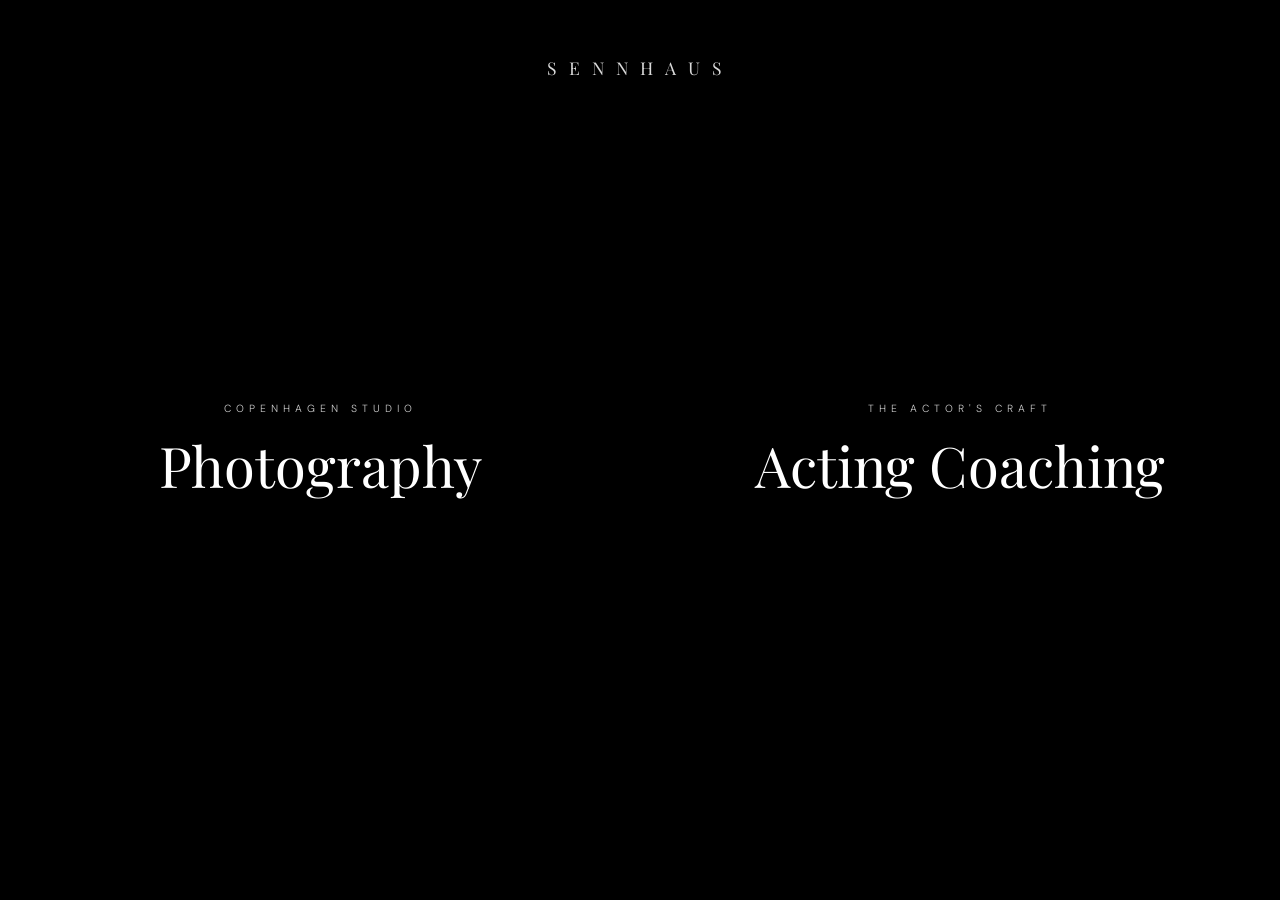
<file: index.html>
<!DOCTYPE html>
<html lang="en">
<head>
    <meta charset="UTF-8">
    <meta name="viewport" content="width=device-width, initial-scale=1.0">
    <meta name="theme-color" content="#000000">
    <link rel="apple-touch-icon" sizes="180x180" href="./favicons/apple-touch-icon.png">
    <link rel="icon" type="image/png" sizes="32x32" href="./favicons/favicon-32x32.png">
    <link rel="icon" type="image/png" sizes="16x16" href="./favicons/favicon-16x16.png">
    <link rel="manifest" href="./favicons/site.webmanifest">
    <link rel="shortcut icon" href="./favicons/favicon.ico">
    <title>Sennhaus | David Senn — Copenhagen</title>
    <link rel="preconnect" href="https://fonts.googleapis.com">
    <link rel="preconnect" href="https://fonts.gstatic.com" crossorigin>
    <link href="https://fonts.googleapis.com/css2?family=Playfair+Display:wght@400;700&family=DM+Sans:wght@300;400;500&display=swap" rel="stylesheet">
    <link rel="stylesheet" href="css/styles.css">
</head>
<body>
    <div id="gateway">
        <div class="gateway-brand" aria-hidden="true">
            <span>Sennhaus</span>
        </div>
        <a class="gateway-side photo-side" href="photography/portfolio.html" aria-label="Enter Photography section">
            <div class="gate-bg"></div>
            <div class="gate-content">
                <p>Copenhagen Studio</p>
                <h2>Photography</h2>
            </div>
        </a>
        <a class="gateway-side coach-side" href="coaching/training.html" aria-label="Enter Coaching section">
            <div class="gate-bg"></div>
            <div class="gate-content">
                <p>The Actor's Craft</p>
                <h2>Acting Coaching</h2>
            </div>
        </a>
    </div>
    <script src="js/gateway.js"></script>
</body>
</html>
</file>
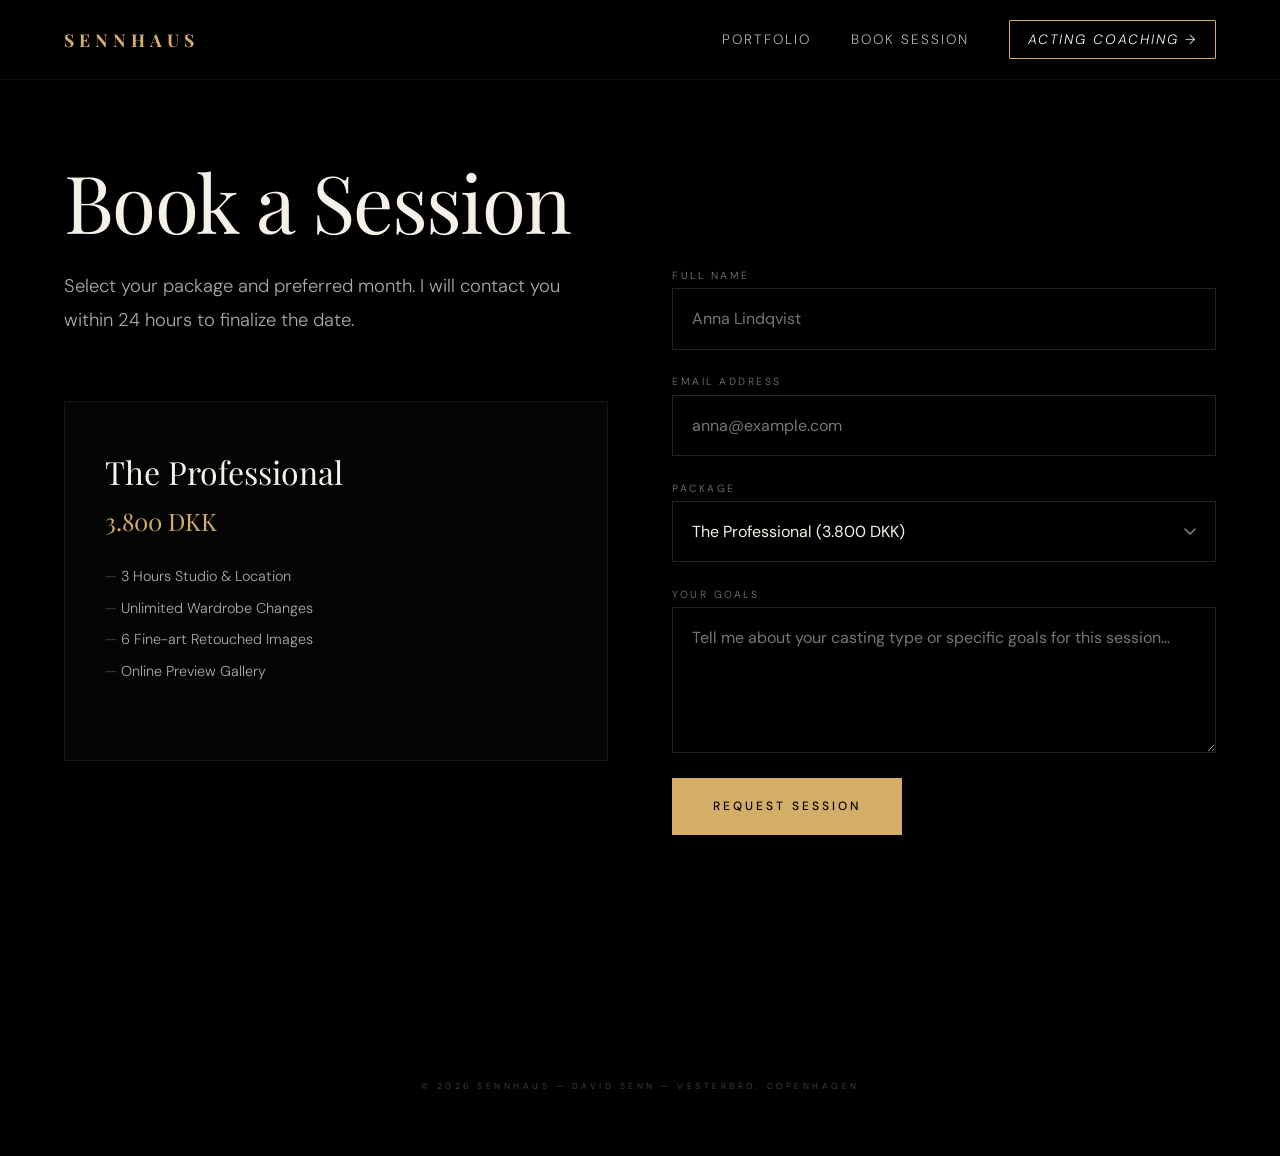
<file: booking.html>
<!DOCTYPE html>
<html lang="en">
<head>
    <meta charset="UTF-8">
    <meta name="viewport" content="width=device-width, initial-scale=1.0">
    <title>Book a Session — Sennhaus</title>
    <link rel="preconnect" href="https://fonts.googleapis.com">
    <link rel="preconnect" href="https://fonts.gstatic.com" crossorigin>
    <link href="https://fonts.googleapis.com/css2?family=Playfair+Display:wght@400;700&family=DM+Sans:wght@300;400;500&display=swap" rel="stylesheet">
    <link rel="stylesheet" href="../css/styles.css">
</head>
<body>

    <nav aria-label="Main navigation">
        <a class="nav-logo" href="../index.html">SENNHAUS</a>
        <ul class="nav-links" role="list">
            <li><a href="portfolio.html">Portfolio</a></li>
            <li><a href="booking.html" class="active">Book Session</a></li>
            <li><a href="../coaching/training.html" class="nav-switch">Acting Coaching →</a></li>
        </ul>
    </nav>

    <main>
        <h1>Book a Session</h1>

        <div class="grid-2">
            <div>
                <p class="intro">Select your package and preferred month. I will contact you within 24 hours to finalize the date.</p>
                <div class="card">
                    <h3>The Professional</h3>
                    <span class="price-tag">3.800 DKK</span>
                    <ul class="feature-list">
                        <li>3 Hours Studio &amp; Location</li>
                        <li>Unlimited Wardrobe Changes</li>
                        <li>6 Fine-art Retouched Images</li>
                        <li>Online Preview Gallery</li>
                    </ul>
                </div>
            </div>

            <form class="booking-form" action="#" method="post" novalidate>
                <label class="form-label" for="name">Full Name</label>
                <input id="name" type="text" name="name" placeholder="Anna Lindqvist" autocomplete="name" required>

                <label class="form-label" for="email">Email Address</label>
                <input id="email" type="email" name="email" placeholder="anna@example.com" autocomplete="email" required>

                <label class="form-label" for="package">Package</label>
                <select id="package" name="package">
                    <option>The Essential (2.400 DKK)</option>
                    <option selected>The Professional (3.800 DKK)</option>
                    <option>The Portfolio (5.500 DKK)</option>
                </select>

                <label class="form-label" for="goals">Your Goals</label>
                <textarea id="goals" name="goals" placeholder="Tell me about your casting type or specific goals for this session…" rows="5"></textarea>

                <button type="submit" class="submit-btn">Request Session</button>
            </form>
        </div>
    </main>

    <footer>
        <small>&copy; 2026 Sennhaus &mdash; David Senn &mdash; Vesterbro, Copenhagen</small>
    </footer>

</body>
</html>
</file>
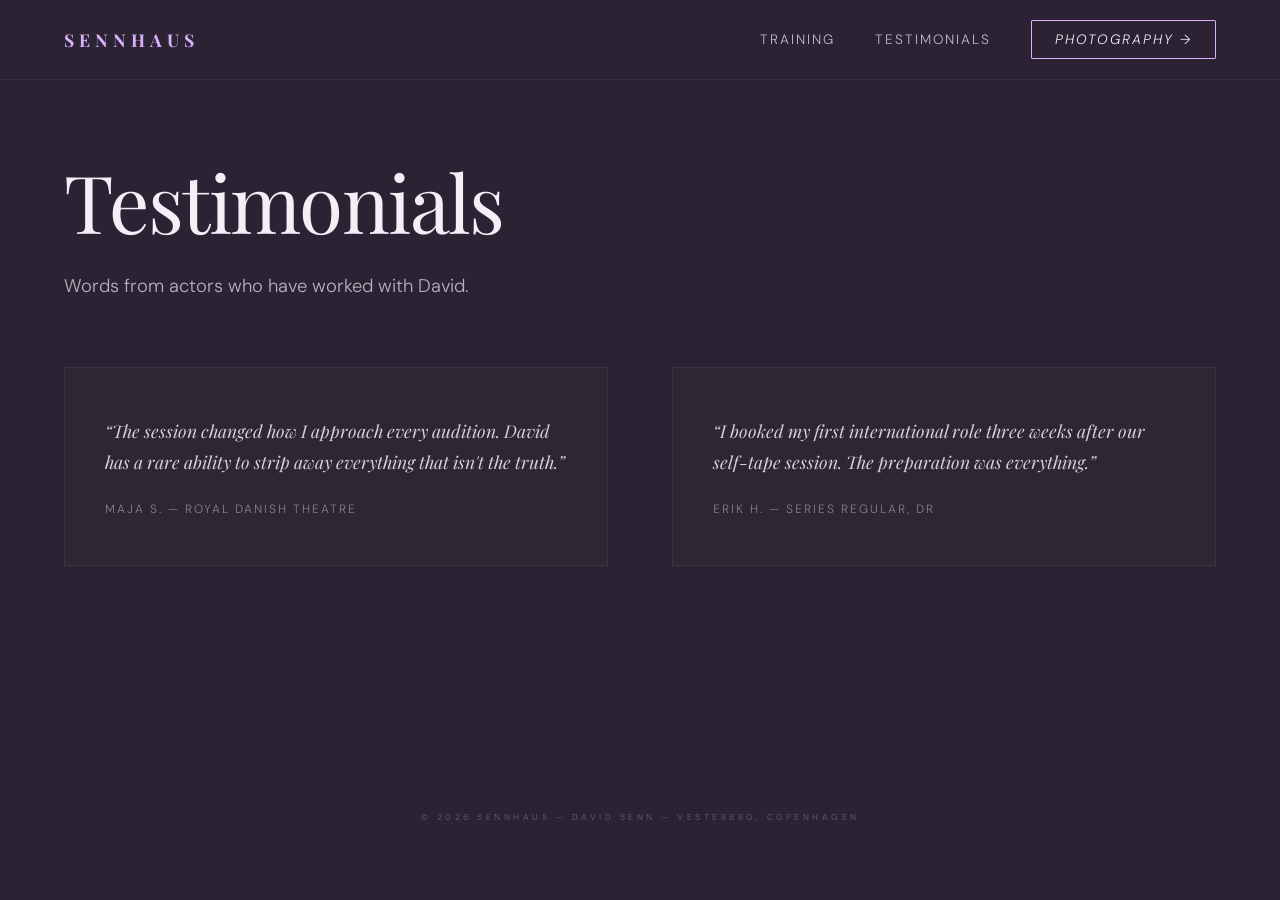
<file: testimonials.html>
<!DOCTYPE html>
<html lang="en">
<head>
    <meta charset="UTF-8">
    <meta name="viewport" content="width=device-width, initial-scale=1.0">
    <title>Testimonials — Sennhaus</title>
    <link rel="preconnect" href="https://fonts.googleapis.com">
    <link rel="preconnect" href="https://fonts.gstatic.com" crossorigin>
    <link href="https://fonts.googleapis.com/css2?family=Playfair+Display:wght@400;700&family=DM+Sans:wght@300;400;500&display=swap" rel="stylesheet">
    <link rel="stylesheet" href="../css/styles.css">
</head>
<body class="coaching">

    <nav aria-label="Main navigation">
        <a class="nav-logo" href="../index.html">SENNHAUS</a>
        <ul class="nav-links" role="list">
            <li><a href="training.html">Training</a></li>
            <li><a href="testimonials.html" class="active">Testimonials</a></li>
            <li><a href="../photography/portfolio.html" class="nav-switch">Photography →</a></li>
        </ul>
    </nav>

    <main>
        <h1>Testimonials</h1>
        <p class="intro">Words from actors who have worked with David.</p>

        <div class="grid-2">
            <blockquote class="card testimonial">
                <p class="testimonial-quote">The session changed how I approach every audition. David has a rare ability to strip away everything that isn't the truth.</p>
                <cite class="testimonial-credit">Maja S. — Royal Danish Theatre</cite>
            </blockquote>
            <blockquote class="card testimonial">
                <p class="testimonial-quote">I booked my first international role three weeks after our self-tape session. The preparation was everything.</p>
                <cite class="testimonial-credit">Erik H. — Series Regular, DR</cite>
            </blockquote>
        </div>
    </main>

    <footer>
        <small>&copy; 2026 Sennhaus &mdash; David Senn &mdash; Vesterbro, Copenhagen</small>
    </footer>

</body>
</html>
</file>
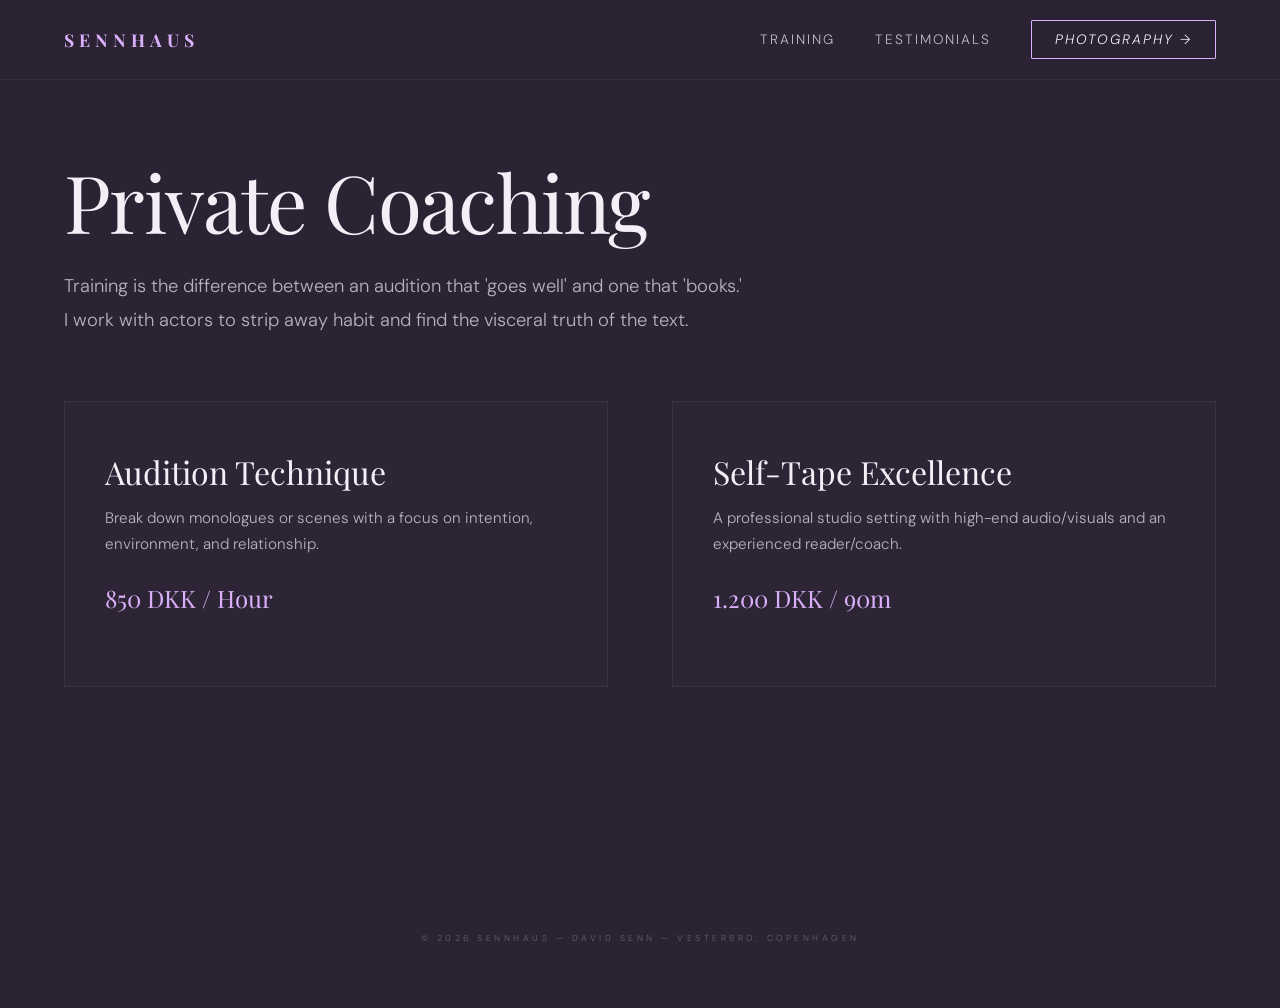
<file: training.html>
<!DOCTYPE html>
<html lang="en">
<head>
    <meta charset="UTF-8">
    <meta name="viewport" content="width=device-width, initial-scale=1.0">
    <title>Private Coaching — Sennhaus</title>
    <link rel="preconnect" href="https://fonts.googleapis.com">
    <link rel="preconnect" href="https://fonts.gstatic.com" crossorigin>
    <link href="https://fonts.googleapis.com/css2?family=Playfair+Display:wght@400;700&family=DM+Sans:wght@300;400;500&display=swap" rel="stylesheet">
    <link rel="stylesheet" href="../css/styles.css">
</head>
<body class="coaching">

    <nav aria-label="Main navigation">
        <a class="nav-logo" href="../index.html">SENNHAUS</a>
        <ul class="nav-links" role="list">
            <li><a href="training.html" class="active">Training</a></li>
            <li><a href="testimonials.html">Testimonials</a></li>
            <li><a href="../photography/portfolio.html" class="nav-switch">Photography →</a></li>
        </ul>
    </nav>

    <main>
        <h1>Private Coaching</h1>
        <p class="intro">Training is the difference between an audition that 'goes well' and one that 'books.' I work with actors to strip away habit and find the visceral truth of the text.</p>

        <div class="grid-2">
            <div class="card">
                <h3>Audition Technique</h3>
                <p class="card-body">Break down monologues or scenes with a focus on intention, environment, and relationship.</p>
                <span class="price-tag">850 DKK / Hour</span>
            </div>
            <div class="card">
                <h3>Self-Tape Excellence</h3>
                <p class="card-body">A professional studio setting with high-end audio/visuals and an experienced reader/coach.</p>
                <span class="price-tag">1.200 DKK / 90m</span>
            </div>
        </div>
    </main>

    <footer>
        <small>&copy; 2026 Sennhaus &mdash; David Senn &mdash; Vesterbro, Copenhagen</small>
    </footer>

</body>
</html>
</file>
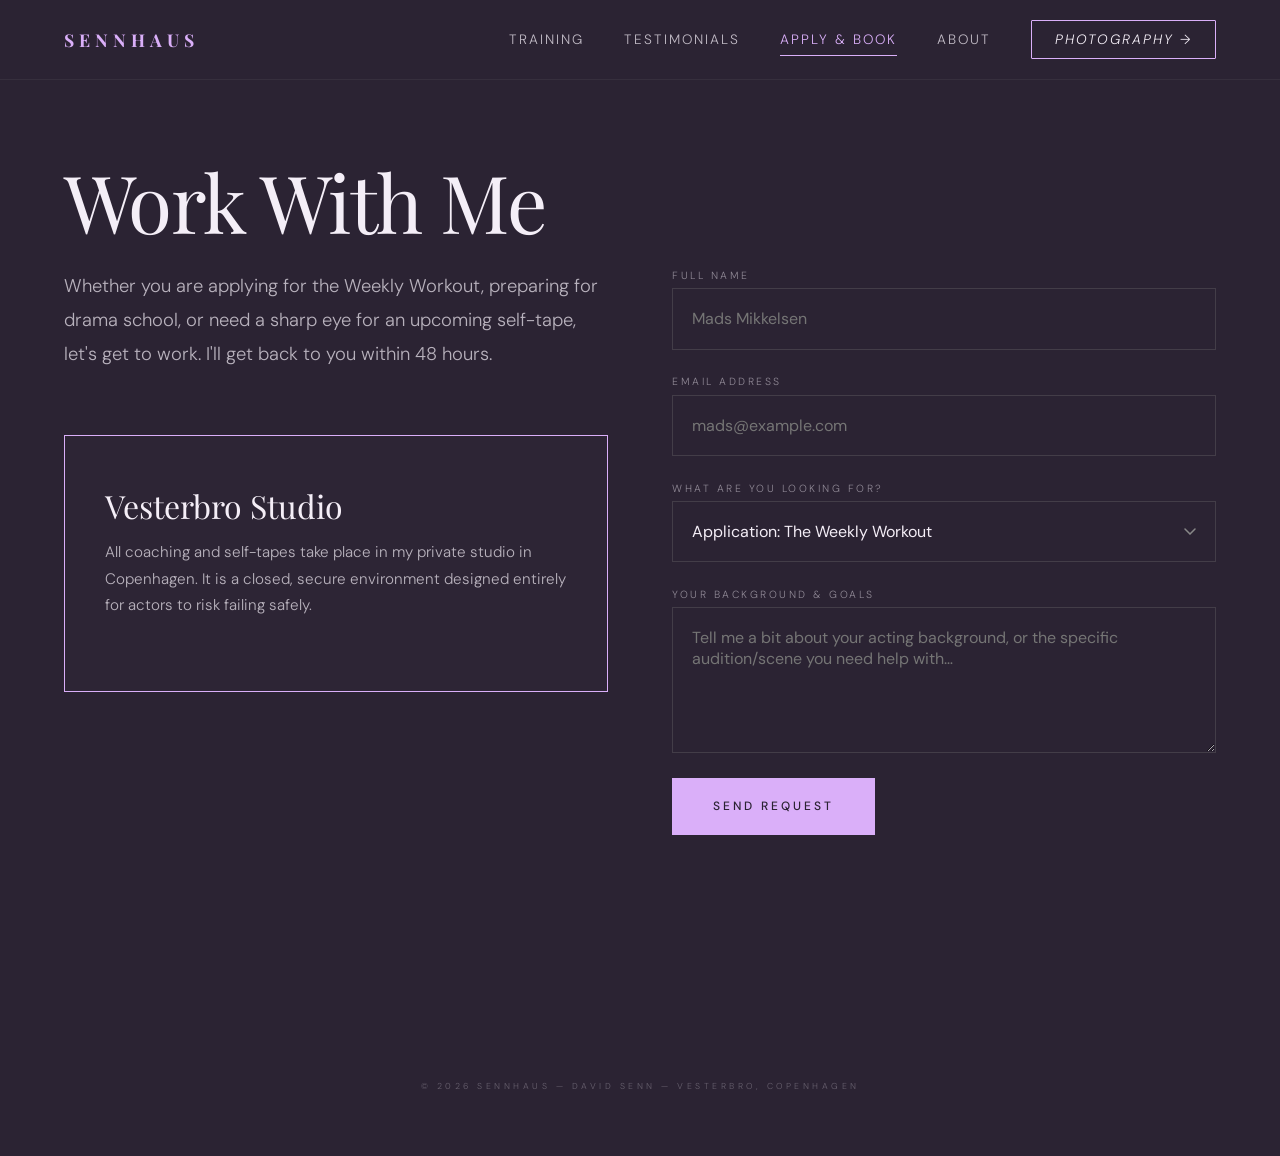
<file: coaching/booking.html>
<!DOCTYPE html>
<html lang="en">
<head>
    <meta charset="UTF-8">
    <meta name="viewport" content="width=device-width, initial-scale=1.0">
    <meta name="theme-color" content="#2B2333">
    <link rel="apple-touch-icon" sizes="180x180" href="./favicons/apple-touch-icon.png">
    <link rel="icon" type="image/png" sizes="32x32" href="./favicons/favicon-32x32.png">
    <link rel="icon" type="image/png" sizes="16x16" href="./favicons/favicon-16x16.png">
    <link rel="manifest" href="./favicons/site.webmanifest">
    <link rel="shortcut icon" href="./favicons/favicon.ico">
    <title>Apply &amp; Book Acting Coaching — Sennhaus</title>
    <link rel="preconnect" href="https://fonts.googleapis.com">
    <link rel="preconnect" href="https://fonts.gstatic.com" crossorigin>
    <link href="https://fonts.googleapis.com/css2?family=Playfair+Display:wght@400;700&family=DM+Sans:wght@300;400;500&display=swap" rel="stylesheet">
    <link rel="stylesheet" href="../css/styles.css">
    <script src="../js/site.js" defer></script>
</head>
<body class="coaching">
    <nav aria-label="Main navigation">
        <a class="nav-logo" href="../index.html">SENNHAUS</a>
		
		<button class="menu-toggle" aria-expanded="false" aria-label="Toggle navigation">
            <span class="line line-1"></span>
            <span class="line line-2"></span>
        </button>
		
        <ul class="nav-links" role="list">
            <li><a href="training.html">Training</a></li>
            <li><a href="testimonials.html">Testimonials</a></li>
            <li><a href="booking.html" aria-current="page">Apply &amp; Book</a></li>
            <li><a href="about.html">About</a></li>
            <li><a href="../photography/portfolio.html" class="nav-switch">Photography →</a></li>
        </ul>
    </nav>
    <main>
        <h1>Work With Me</h1>
        <div class="grid-2">
            <div>
                <p class="intro">Whether you are applying for the Weekly Workout, preparing for drama school, or need a sharp eye for an upcoming self-tape, let's get to work. I'll get back to you within 48 hours.</p>
                <div class="card card--featured">
                    <h3>Vesterbro Studio</h3>
                    <p class="card-body">All coaching and self-tapes take place in my private studio in Copenhagen. It is a closed, secure environment designed entirely for actors to risk failing safely.</p>
                </div>
            </div>
            <form class="booking-form" action="#" method="post">
                <label class="form-label" for="name">Full Name</label>
                <input id="name" type="text" name="name" placeholder="Mads Mikkelsen" autocomplete="name" required>
                <label class="form-label" for="email">Email Address</label>
                <input id="email" type="email" name="email" placeholder="mads@example.com" autocomplete="email" required>
                <label class="form-label" for="service">What are you looking for?</label>
                <select id="service" name="service">
                    <option selected>Application: The Weekly Workout</option>
                    <option>Booking: Private Acting Coaching</option>
                    <option>Booking: Self-Tape Session</option>
                    <option>Prep: Drama School Auditions</option>
                    <option>Other / General Inquiry</option>
                </select>
                <label class="form-label" for="background">Your Background &amp; Goals</label>
                <textarea id="background" name="background" placeholder="Tell me a bit about your acting background, or the specific audition/scene you need help with…" rows="5" required></textarea>
                <button type="submit" class="submit-btn">Send Request</button>
            </form>
        </div>
    </main>
    <footer><small>&copy; 2026 Sennhaus &mdash; David Senn &mdash; Vesterbro, Copenhagen</small></footer>
</body>
</html>
</file>
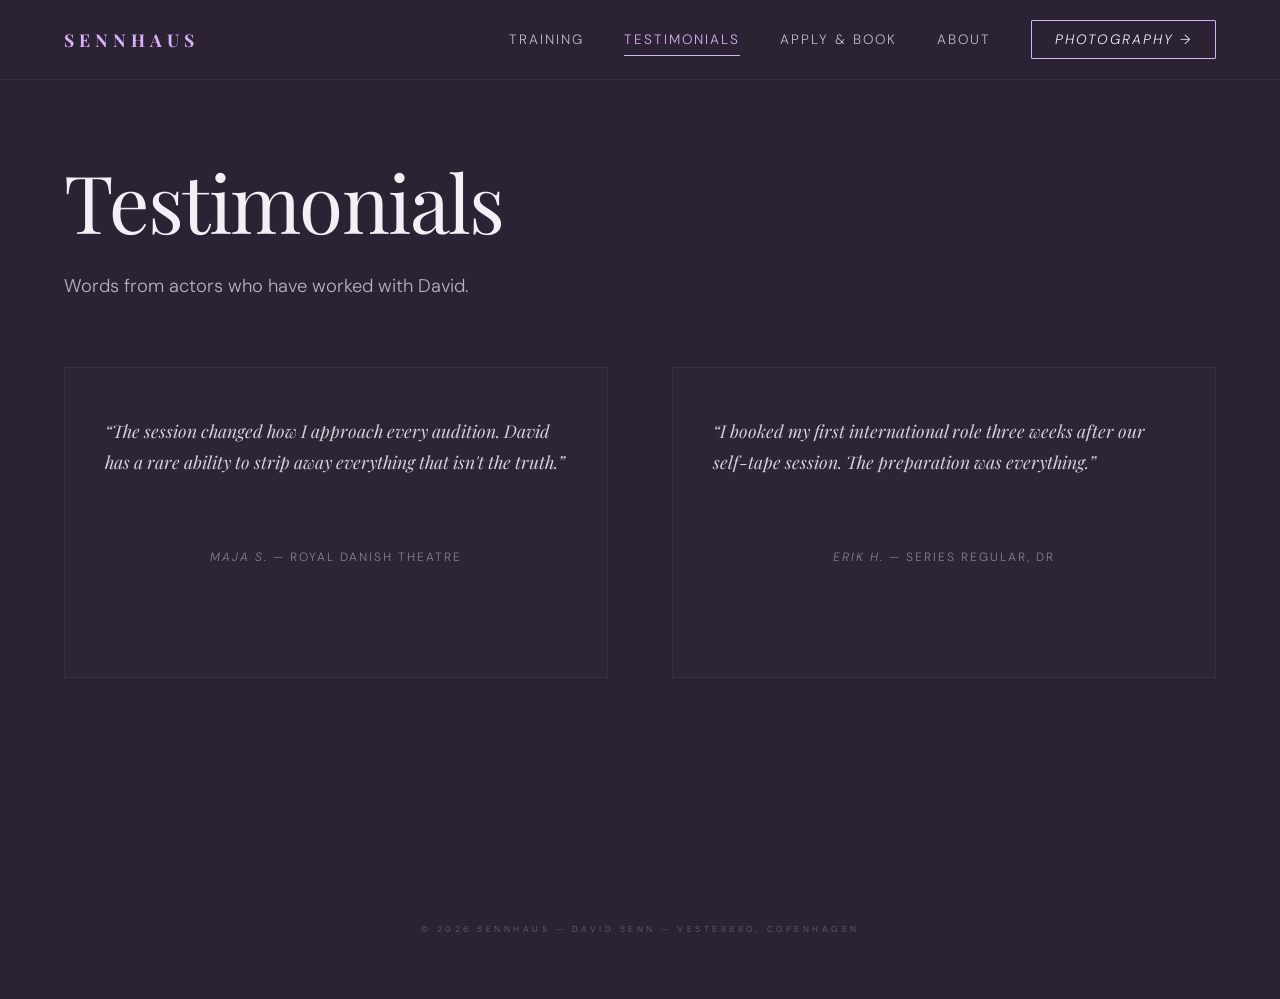
<file: coaching/testimonials.html>
<!DOCTYPE html>
<html lang="en">
<head>
    <meta charset="UTF-8">
    <meta name="viewport" content="width=device-width, initial-scale=1.0">
    <meta name="theme-color" content="#2B2333">
    <link rel="apple-touch-icon" sizes="180x180" href="./favicons/apple-touch-icon.png">
    <link rel="icon" type="image/png" sizes="32x32" href="./favicons/favicon-32x32.png">
    <link rel="icon" type="image/png" sizes="16x16" href="./favicons/favicon-16x16.png">
    <link rel="manifest" href="./favicons/site.webmanifest">
    <link rel="shortcut icon" href="./favicons/favicon.ico">
    <title>Testimonials — Sennhaus</title>
    <link rel="preconnect" href="https://fonts.googleapis.com">
    <link rel="preconnect" href="https://fonts.gstatic.com" crossorigin>
    <link href="https://fonts.googleapis.com/css2?family=Playfair+Display:wght@400;700&family=DM+Sans:wght@300;400;500&display=swap" rel="stylesheet">
    <link rel="stylesheet" href="../css/styles.css">
    <script src="../js/site.js" defer></script>
</head>
<body class="coaching">
    <nav aria-label="Main navigation">
        <a class="nav-logo" href="../index.html">SENNHAUS</a>
		
		<button class="menu-toggle" aria-expanded="false" aria-label="Toggle navigation">
            <span class="line line-1"></span>
            <span class="line line-2"></span>
        </button>
		
        <ul class="nav-links" role="list">
            <li><a href="training.html">Training</a></li>
            <li><a href="testimonials.html" aria-current="page">Testimonials</a></li>
            <li><a href="booking.html">Apply &amp; Book</a></li>
            <li><a href="about.html">About</a></li>
            <li><a href="../photography/portfolio.html" class="nav-switch">Photography →</a></li>
        </ul>
    </nav>
    <main>
        <h1>Testimonials</h1>
        <p class="intro">Words from actors who have worked with David.</p>
        <div class="grid-2">
            <blockquote class="card testimonial">
                <p class="testimonial-quote">The session changed how I approach every audition. David has a rare ability to strip away everything that isn't the truth.</p>
                <footer class="testimonial-credit"><cite>Maja S.</cite> — Royal Danish Theatre</footer>
            </blockquote>
            <blockquote class="card testimonial">
                <p class="testimonial-quote">I booked my first international role three weeks after our self-tape session. The preparation was everything.</p>
                <footer class="testimonial-credit"><cite>Erik H.</cite> — Series Regular, DR</footer>
            </blockquote>
        </div>
    </main>
    <footer><small>&copy; 2026 Sennhaus &mdash; David Senn &mdash; Vesterbro, Copenhagen</small></footer>
</body>
</html>
</file>
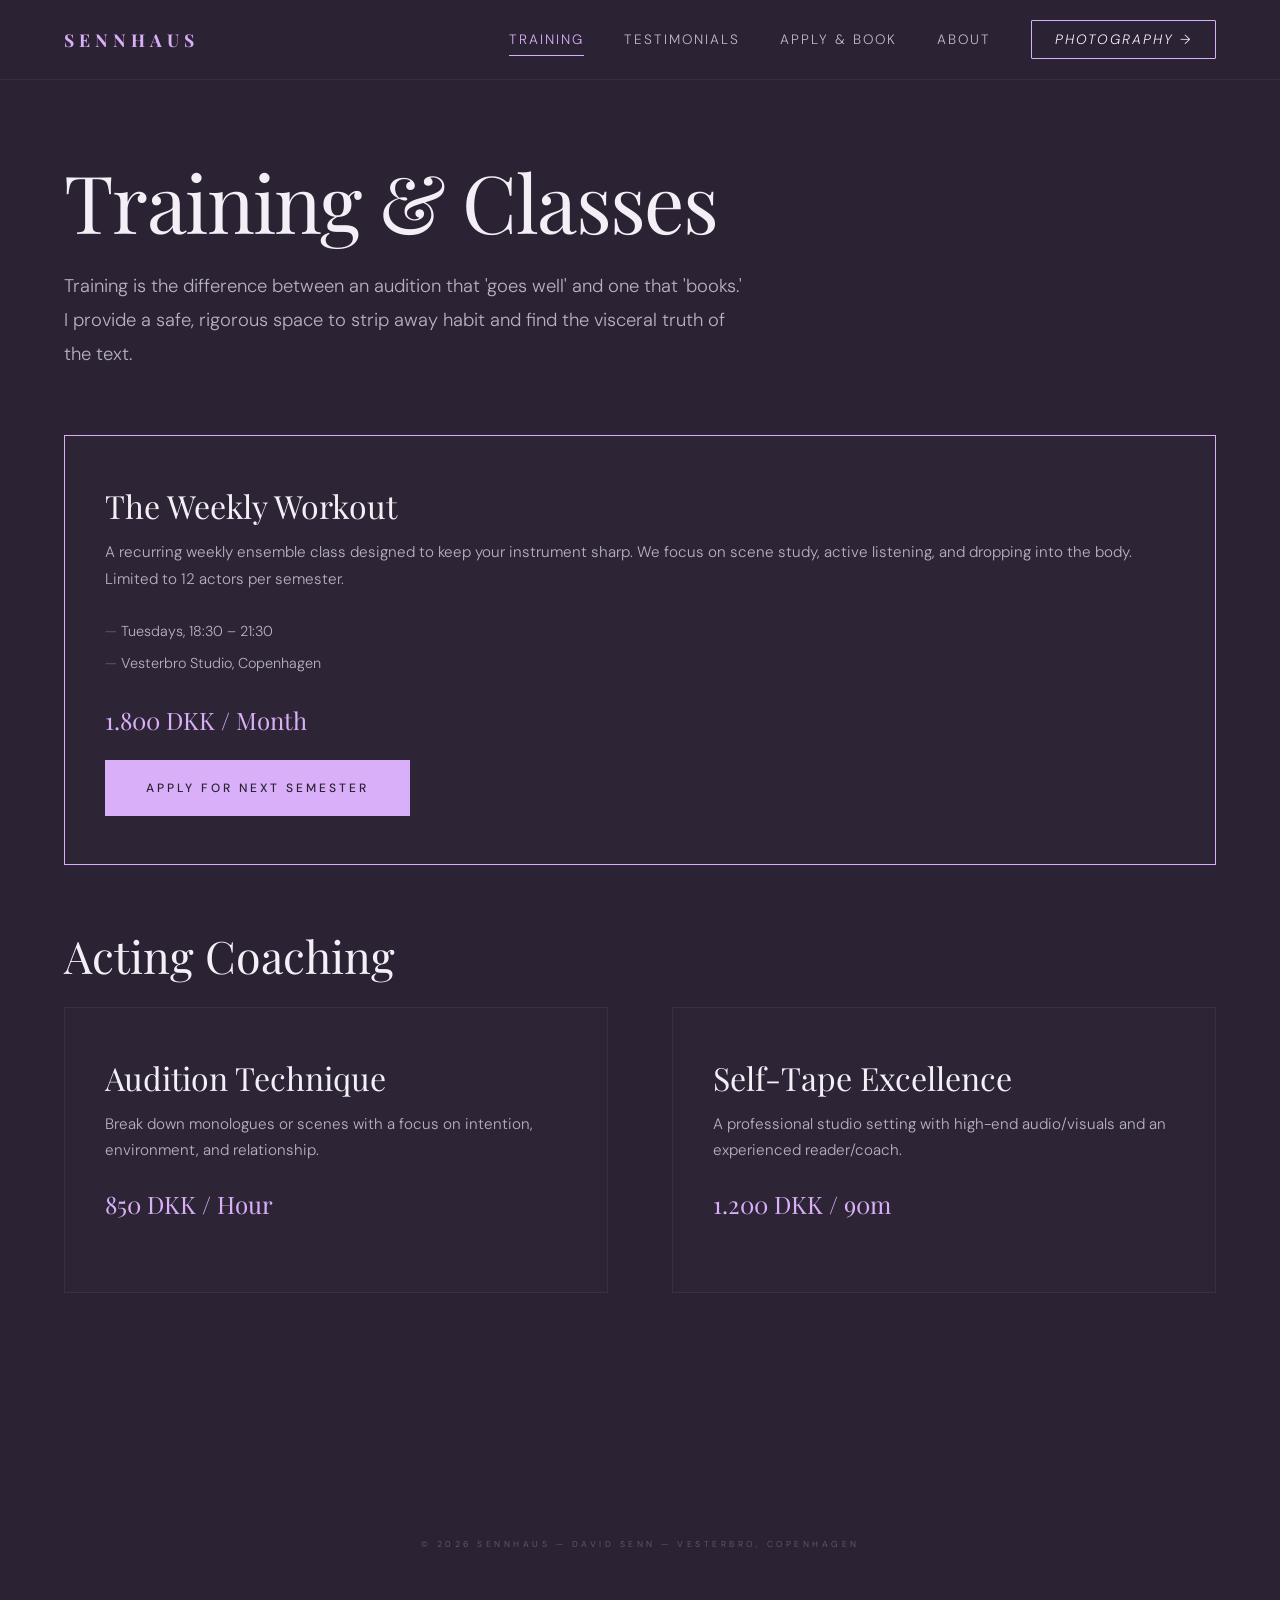
<file: coaching/training.html>
<!DOCTYPE html>
<html lang="en">
<head>
    <meta charset="UTF-8">
    <meta name="viewport" content="width=device-width, initial-scale=1.0">
    <meta name="theme-color" content="#2B2333">
    <link rel="apple-touch-icon" sizes="180x180" href="./favicons/apple-touch-icon.png">
    <link rel="icon" type="image/png" sizes="32x32" href="./favicons/favicon-32x32.png">
    <link rel="icon" type="image/png" sizes="16x16" href="./favicons/favicon-16x16.png">
    <link rel="manifest" href="./favicons/site.webmanifest">
    <link rel="shortcut icon" href="./favicons/favicon.ico">
    <title>Acting Training — Sennhaus</title>
    <link rel="preconnect" href="https://fonts.googleapis.com">
    <link rel="preconnect" href="https://fonts.gstatic.com" crossorigin>
    <link href="https://fonts.googleapis.com/css2?family=Playfair+Display:wght@400;700&family=DM+Sans:wght@300;400;500&display=swap" rel="stylesheet">
    <link rel="stylesheet" href="../css/styles.css">
    <script src="../js/site.js" defer></script>
</head>
<body class="coaching">
    <nav aria-label="Main navigation">
        <a class="nav-logo" href="../index.html">SENNHAUS</a>
		
		<button class="menu-toggle" aria-expanded="false" aria-label="Toggle navigation">
            <span class="line line-1"></span>
            <span class="line line-2"></span>
        </button>
		
        <ul class="nav-links" role="list">
            <li><a href="training.html" aria-current="page">Training</a></li>
            <li><a href="testimonials.html">Testimonials</a></li>
            <li><a href="booking.html">Apply &amp; Book</a></li>
            <li><a href="about.html">About</a></li>
            <li><a href="../photography/portfolio.html" class="nav-switch">Photography →</a></li>
        </ul>
    </nav>
    <main>
        <h1>Training &amp; Classes</h1>
        <p class="intro">Training is the difference between an audition that 'goes well' and one that 'books.' I provide a safe, rigorous space to strip away habit and find the visceral truth of the text.</p>
        <div class="card card--featured">
            <h3>The Weekly Workout</h3>
            <p class="card-body">A recurring weekly ensemble class designed to keep your instrument sharp. We focus on scene study, active listening, and dropping into the body. Limited to 12 actors per semester.</p>
            <ul class="feature-list">
                <li>Tuesdays, 18:30 – 21:30</li>
                <li>Vesterbro Studio, Copenhagen</li>
            </ul>
            <span class="price-tag">1.800 DKK / Month</span>
            <a href="booking.html" class="submit-btn">Apply for Next Semester</a>
        </div>
        <h2>Acting Coaching</h2>
        <div class="grid-2">
            <div class="card">
                <h3>Audition Technique</h3>
                <p class="card-body">Break down monologues or scenes with a focus on intention, environment, and relationship.</p>
                <span class="price-tag">850 DKK / Hour</span>
            </div>
            <div class="card">
                <h3>Self-Tape Excellence</h3>
                <p class="card-body">A professional studio setting with high-end audio/visuals and an experienced reader/coach.</p>
                <span class="price-tag">1.200 DKK / 90m</span>
            </div>
        </div>
    </main>
    <footer><small>&copy; 2026 Sennhaus &mdash; David Senn &mdash; Vesterbro, Copenhagen</small></footer>
</body>
</html>
</file>
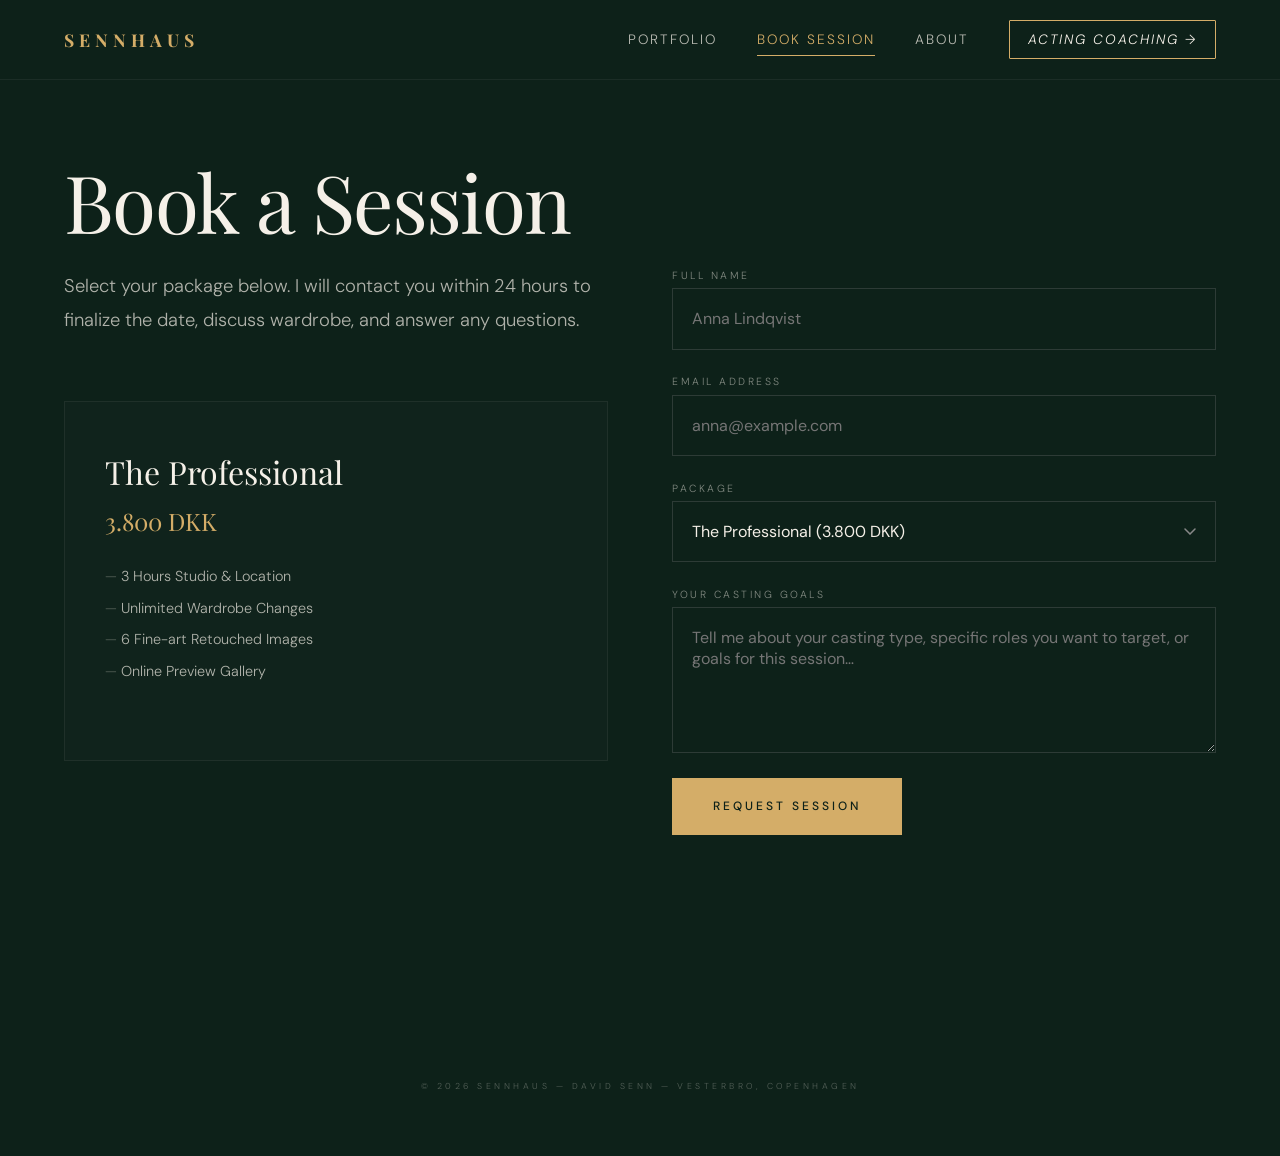
<file: photography/booking.html>
<!DOCTYPE html>
<html lang="en">
<head>
    <meta charset="UTF-8">
    <meta name="viewport" content="width=device-width, initial-scale=1.0">
    <meta name="theme-color" content="#0d2119">
    <link rel="apple-touch-icon" sizes="180x180" href="./favicons/apple-touch-icon.png">
    <link rel="icon" type="image/png" sizes="32x32" href="./favicons/favicon-32x32.png">
    <link rel="icon" type="image/png" sizes="16x16" href="./favicons/favicon-16x16.png">
    <link rel="manifest" href="./favicons/site.webmanifest">
    <link rel="shortcut icon" href="./favicons/favicon.ico">
    <title>Book a Photography Session — Sennhaus</title>
    <link rel="preconnect" href="https://fonts.googleapis.com">
    <link rel="preconnect" href="https://fonts.gstatic.com" crossorigin>
    <link href="https://fonts.googleapis.com/css2?family=Playfair+Display:wght@400;700&family=DM+Sans:wght@300;400;500&display=swap" rel="stylesheet">
    <link rel="stylesheet" href="../css/styles.css">
    <script src="../js/site.js" defer></script>
</head>
<body class="photography">
    <nav aria-label="Main navigation">
        <a class="nav-logo" href="../index.html">SENNHAUS</a>
		
		<button class="menu-toggle" aria-expanded="false" aria-label="Toggle navigation">
            <span class="line line-1"></span>
            <span class="line line-2"></span>
        </button>
		
        <ul class="nav-links" role="list">
            <li><a href="portfolio.html">Portfolio</a></li>
            <li><a href="booking.html" aria-current="page">Book Session</a></li>
            <li><a href="about.html">About</a></li>
            <li><a href="../coaching/training.html" class="nav-switch">Acting Coaching →</a></li>
        </ul>
    </nav>
    <main>
        <h1>Book a Session</h1>
        <div class="grid-2">
            <div>
                <p class="intro">Select your package below. I will contact you within 24 hours to finalize the date, discuss wardrobe, and answer any questions.</p>
                <div class="card">
                    <h3>The Professional</h3>
                    <span class="price-tag">3.800 DKK</span>
                    <ul class="feature-list">
                        <li>3 Hours Studio &amp; Location</li>
                        <li>Unlimited Wardrobe Changes</li>
                        <li>6 Fine-art Retouched Images</li>
                        <li>Online Preview Gallery</li>
                    </ul>
                </div>
            </div>
            <form class="booking-form" action="#" method="post">
                <label class="form-label" for="name">Full Name</label>
                <input id="name" type="text" name="name" placeholder="Anna Lindqvist" autocomplete="name" required>
                <label class="form-label" for="email">Email Address</label>
                <input id="email" type="email" name="email" placeholder="anna@example.com" autocomplete="email" required>
                <label class="form-label" for="package">Package</label>
                <select id="package" name="package">
                    <option>The Essential (2.400 DKK)</option>
                    <option selected>The Professional (3.800 DKK)</option>
                    <option>The Portfolio (5.500 DKK)</option>
                </select>
                <label class="form-label" for="goals">Your Casting Goals</label>
                <textarea id="goals" name="goals" placeholder="Tell me about your casting type, specific roles you want to target, or goals for this session…" rows="5" required></textarea>
                <button type="submit" class="submit-btn">Request Session</button>
            </form>
        </div>
    </main>
    <footer><small>&copy; 2026 Sennhaus &mdash; David Senn &mdash; Vesterbro, Copenhagen</small></footer>
</body>
</html>
</file>
<file: css/styles.css>
/* ═══════════════════════════════════════════════════════════
   SENNHAUS — styles.css
   Fonts: Playfair Display / DM Sans
═══════════════════════════════════════════════════════════ */

:root {
    --bg:             #000000;
    --fg:             #F5F0E8;
    --accent:         #d4ad68;
    --text-muted:     0.7;
    --ease-cinematic: cubic-bezier(0.76, 0, 0.24, 1);
    --ease-spring:    cubic-bezier(0.22, 1, 0.36, 1);
    color-scheme: dark;
}

.menu-toggle { display: none; }

body.photography {
    --bg:     #0d2119;
    --fg:     #F5F0E8;
    --accent: #d4ad68;
}

body.coaching {
    --bg:     #2B2333;
    --fg:     #F4EEF7;
    --accent: #daaff9;
}

*, *::before, *::after { 
    margin: 0; 
    padding: 0; 
    box-sizing: border-box; 
}

*:focus-visible {
    outline: 2px solid var(--accent);
    outline-offset: 4px;
}

body {
    font-family: 'DM Sans', sans-serif;
    font-weight: 300;
    background-color: var(--bg);
    color: var(--fg);
    overflow-x: hidden;
    transition: background-color 0.4s var(--ease-cinematic);
    -webkit-font-smoothing: antialiased;
}

img { display: block; max-width: 100%; }

h1 {
    font-family: 'Playfair Display', serif;
    font-size: clamp(2.5rem, 8vw, 5rem);
    font-weight: 400;
    line-height: 1.1;
    letter-spacing: -0.02em;
    margin-bottom: 1.5rem;
}

h2 {
    font-family: 'Playfair Display', serif;
    font-size: clamp(1.8rem, 5vw, 2.8rem);
    font-weight: 400;
    line-height: 1.2;
    margin-bottom: 1.5rem;
}

h3 {
    font-family: 'Playfair Display', serif;
    font-size: clamp(1.4rem, 4vw, 2rem);
    font-weight: 400;
    margin-bottom: 0.75rem;
}

.intro {
    font-size: clamp(1rem, 2vw, 1.15rem);
    line-height: 1.85;
    opacity: var(--text-muted);
    max-width: 680px;
    margin-bottom: 4rem;
}

/* ── GATEWAY ── */
#gateway {
    display: flex;
    flex-direction: row;
    height: 100dvh;
    width: 100vw;
    background: var(--bg);
    position: relative;
    overflow: hidden;
    animation: gatewayEnter 0.8s var(--ease-cinematic) both;
}

.gateway-brand {
    position: absolute;
    top: 3.5rem;
    left: 50%;
    transform: translateX(-50%);
    z-index: 100;
    pointer-events: none;
    text-align: center;
}

.gateway-brand span {
    font-family: 'Playfair Display', serif;
    font-size: clamp(0.9rem, 1.5vw, 1.1rem);
    color: #fff;
    letter-spacing: 12px;
    text-transform: uppercase;
    opacity: 0.85;
    display: block;
    transition: opacity 0.4s ease;
}

body.gateway-exiting .gateway-brand span { opacity: 0; }

.gateway-side {
    position: relative;
    flex: 1;
    display: flex;
    flex-direction: column;
    justify-content: center;
    align-items: center;
    overflow: hidden;
    text-decoration: none;
    transition: flex 0.6s var(--ease-cinematic);
    z-index: 1;
}

.gateway-side.is-selected { flex: 100; z-index: 10; }

body.gateway-exiting .gateway-side:not(.is-selected) {
    flex: 0;
    opacity: 0;
    transition: flex 0.6s var(--ease-cinematic), opacity 0.3s ease;
}

.gate-bg {
    position: absolute;
    inset: -15%;
    width: 130%;
    height: 130%;
    background-size: cover;
    background-position: center;
    /* Default mobile state */
    filter: brightness(0.4) grayscale(60%);
    transition: transform 0.8s var(--ease-spring), filter 0.6s ease;
}

.photo-side .gate-bg { background-image: url('https://images.unsplash.com/photo-1492633423870-43d1cd2775eb?auto=format&fit=crop&w=1600&q=80'); }
.coach-side .gate-bg { background-image: url('https://images.unsplash.com/photo-1643651577200-d5438cd71eff?auto=format&fit=crop&w=1600&q=80'); }

/* 1. Mobile & Touch Feedback ONLY */
@media (hover: none) {
    /* Tap target brightens slightly (0.4 -> 0.55) and regains full color */
    .gateway-side:active .gate-bg,
    .gateway-side.is-selected .gate-bg {
        transform: scale(1.05);
        filter: brightness(0.8) grayscale(0%);
    }
    .gateway-side:active .gate-content h2,
    .gateway-side.is-selected .gate-content h2 {
        transform: scale(1.08);
    }
    
    /* Unselected option darkens by exactly 20% (0.4 -> 0.32) */
    body.gateway-exiting .gateway-side:not(.is-selected) .gate-bg {
        filter: brightness(0.32) grayscale(80%) !important;
    }
}

/* 2. Desktop Hover Feedback (Restored to original design) */
@media (hover: hover) {
    .gate-bg { filter: brightness(0.35) grayscale(100%); }
    
    .gateway-side:hover .gate-bg,
    .gateway-side.is-selected .gate-bg {
        transform: scale(1.05);
        filter: brightness(0.5) grayscale(0%);
    }
    .gateway-side:hover .gate-content h2,
    .gateway-side.is-selected .gate-content h2 {
        transform: scale(1.08);
    }
    
    body.gateway-exiting .gateway-side:not(.is-selected) .gate-bg {
        filter: brightness(0.28) grayscale(100%) !important;
    }
}

/* Global fade for the text of the unselected option */
body.gateway-exiting .gateway-side:not(.is-selected) .gate-content {
    opacity: 0;
    transition: opacity 0.3s ease;
}

.gate-content {
    position: relative;
    z-index: 20;
    text-align: center;
    color: #fff;
    pointer-events: none;
}

.gate-content p {
    font-size: 0.65rem;
    text-transform: uppercase;
    letter-spacing: 5px;
    opacity: 0.8;
    margin-bottom: 1rem;
    transition: opacity 0.3s ease;
}

body.gateway-exiting .gate-content p { opacity: 0; }

.gate-content h2 {
    font-size: clamp(2rem, 8vw, 3.5rem);
    margin-bottom: 0; 
    transition: transform 0.8s var(--ease-spring);
    transform-origin: center;
}

/* ── NAV ── */
nav {
    position: sticky;
    top: 0;
    width: 100%;
    background: var(--bg);
    border-bottom: 1px solid rgba(128,128,128,0.12);
    z-index: 100;
    display: flex;
    justify-content: space-between;
    align-items: center;
    padding-block: 1.25rem;
    padding-inline: clamp(5%, calc((100% - 1300px) / 2 + 5%), 10%);
    transform: translateY(0);
    transition: transform 0.4s var(--ease-cinematic), background-color 0.4s var(--ease-cinematic);
}

.nav-logo {
    font-family: 'Playfair Display', serif;
    font-size: 1.1rem;
    letter-spacing: 5px;
    color: var(--accent);
    font-weight: 700;
    text-transform: uppercase;
    text-decoration: none;
    padding-block: 0.5rem;
    display: inline-block; 
    transform-origin: left center; 
    transition: filter 0.2s, transform 0.3s ease-out, opacity 0.3s ease-out;
}

@media (hover: hover) {
    .nav-logo:hover { 
        filter: brightness(1.15); 
    }
}

/* ── Tactile Mobile Feedback ── */
.nav-logo:active {
    transform: scale(0.95);
    opacity: 1;
	filter: brightness(1.15);
    transition: transform 0s, opacity 0s, filter 0s; 
}

.nav-links {
    display: flex;
    list-style: none;
    gap: 2.5rem;
    align-items: center;
}

.nav-links a {
    position: relative;
    text-decoration: none;
    color: var(--fg);
    font-size: 0.85rem;
    text-transform: uppercase;
    letter-spacing: 2px;
    opacity: 0.75;
    transition: opacity 0.2s;
    padding-block: 0.5rem;
    display: block;
    white-space: nowrap;
}

.nav-links a:hover { opacity: 1; }

.nav-links a:not(.nav-switch)::after {
    content: '';
    position: absolute;
    left: 0;
    bottom: 0;
    width: 100%;
    height: 1px;
    background-color: var(--fg);
    transform: scaleX(0);
    transform-origin: right;
    transition: transform 0.3s var(--ease-cinematic);
}

.nav-links a:not(.nav-switch):hover::after {
    transform: scaleX(1);
    transform-origin: left;
}

.nav-links a[aria-current="page"] {
    opacity: 1;
    color: var(--accent);
}

.nav-links a[aria-current="page"]::after {
    background-color: var(--accent);
    transform: scaleX(1);
}

.nav-links a.nav-switch {
    display: inline-flex;
    align-items: center;
    justify-content: center;
    min-width: 185px;
    background: transparent;
    color: var(--fg);
    border: 1px solid var(--accent);
    padding: 10px 18px;
    border-radius: 1px;
    font-style: italic;
    opacity: 1; 
    overflow: hidden;
    z-index: 1;
    transition: color 0.5s var(--ease-cinematic), filter 0.5s var(--ease-cinematic), transform 0.5s var(--ease-cinematic);
}

.nav-links a.nav-switch::before {
    content: '';
    position: absolute;
    inset: -4px;
    background: var(--accent);
    transform: scaleX(0);
    transform-origin: left;
    transition: transform 0.5s var(--ease-cinematic);
    z-index: -1;
}

@media (hover: hover) {
    .nav-links a.nav-switch:hover {
        color: var(--bg);
        filter: brightness(1.15);
        transform: scale(1.015);
        transition: color 0.5s var(--ease-cinematic), filter 0.5s var(--ease-cinematic) 0.25s, transform 0.5s var(--ease-cinematic);
    }
    .nav-links a.nav-switch:hover::before { transform: scaleX(1.1); }
}

.nav-links a.nav-switch:active {
    transform: scale(0.96);
    filter: brightness(0.9);
    transition: transform 0s;
}

/* ── CONTENT ── */
main {
    padding: clamp(40px, 6vw, 80px) 5% 100px;
    max-width: 1300px;
    margin: 0 auto;
    animation: contentReveal 0.6s var(--ease-cinematic) both;
}

.grid-2 {
    display: grid;
    grid-template-columns: 1fr 1fr;
    gap: 4rem;
    margin-bottom: 6rem;
}

.card {
    padding: 3rem 2.5rem;
    border: 1px solid rgba(128,128,128,0.14);
    background: rgba(128,128,128,0.03);
}

.card--featured {
    border-color: var(--accent);
    margin-bottom: 4rem;
}

.card-body {
    opacity: var(--text-muted);
    line-height: 1.75;
    margin-bottom: 1.5rem;
    font-size: 0.95rem;
}

.price-tag {
    display: block;
    font-family: 'Playfair Display', serif;
    font-size: 1.5rem;
    color: var(--accent);
    margin-top: 0.5rem;
    margin-bottom: 1.5rem;
}

.feature-list {
    list-style: none;
    line-height: 2.2;
    opacity: var(--text-muted);
    font-size: 0.9rem;
    margin-bottom: 1.5rem;
}
.feature-list li::before { content: '— '; opacity: 0.4; }

.about-portrait { width: 100%; display: block; }
.about-text { display: flex; flex-direction: column; gap: 2rem; }

.masonry { columns: 2; column-gap: 18px; }
.masonry img {
    width: 100%;
    margin-bottom: 18px;
    transition: filter 0.9s var(--ease-cinematic);
}

.testimonial { display: flex; flex-direction: column; gap: 1.5rem; }
.testimonial-quote {
    font-family: 'Playfair Display', serif;
    font-size: 1.1rem;
    line-height: 1.75;
    font-style: italic;
    opacity: 0.85;
}
.testimonial-quote::before { content: '\201C'; }
.testimonial-quote::after  { content: '\201D'; }

.testimonial-credit {
    font-size: 0.75rem;
    letter-spacing: 2px;
    text-transform: uppercase;
    opacity: 0.45;
    font-style: normal;
}

/* ── FORMS ── */
.booking-form { display: flex; flex-direction: column; }

.form-label {
    font-size: 0.65rem;
    text-transform: uppercase;
    letter-spacing: 2.5px;
    opacity: 0.5;
    margin-bottom: 0.4rem;
}

input, select, textarea {
    width: 100%;
    padding: 1.2rem;
    background: transparent;
    border: 1px solid rgba(128,128,128,0.28);
    color: var(--fg);
    font-family: 'DM Sans', sans-serif;
    font-size: 16px;
    margin-bottom: 1.6rem;
    border-radius: 0;
    -webkit-appearance: none;
    appearance: none;
    transition: border-color 0.25s;
}

input:focus, select:focus, textarea:focus { outline: none; border-color: var(--accent); }
textarea { resize: vertical; min-height: 140px; }

select {
    background-image: url("data:image/svg+xml,%3Csvg xmlns='http://www.w3.org/2000/svg' width='12' height='7' viewBox='0 0 12 7'%3E%3Cpath d='M1 1l5 5 5-5' stroke='%23888' stroke-width='1.5' fill='none' stroke-linecap='round'/%3E%3C/svg%3E");
    background-repeat: no-repeat;
    background-position: right 1.2rem center;
    padding-right: 3rem;
    cursor: pointer;
}

.submit-btn {
    display: inline-block;
    background: var(--accent);
    color: var(--bg);
    border: 1px solid var(--accent);
    padding: 1.2rem 2.5rem;
    font-family: 'DM Sans', sans-serif;
    font-size: 0.75rem;
    font-weight: 500;
    text-transform: uppercase;
    letter-spacing: 3px;
    text-decoration: none;
    cursor: pointer;
    align-self: flex-start;
    transform-origin: left center;
    transition: filter 0.2s, transform 0.3s ease-out;
}

@media (hover: hover) {
    .submit-btn:hover { filter: brightness(1.15); transform: scale(1.02); transition: filter 0.2s, transform 0s; }
}
.submit-btn:active { transform: scale(0.97); filter: brightness(0.9); transition: transform 0s; }

footer {
    padding: 3rem 5% 4rem;
    text-align: center;
    font-size: 0.65rem;
    letter-spacing: 3.5px;
    text-transform: uppercase;
    opacity: 0.3;
}

/* ── ANIMATIONS ── */
body.gateway-exiting { overflow: hidden; animation: gatewayFadeOut 0.6s var(--ease-cinematic) forwards; }
body.site-exiting { animation: siteExitReverse 0.4s ease forwards; }

@keyframes gatewayEnter { from { opacity: 0; transform: scale(1.02); } to { opacity: 1; transform: scale(1); } }
@keyframes gatewayFadeOut { from { opacity: 1; filter: brightness(1) blur(0px); } to { opacity: 0; filter: brightness(0.8) blur(4px); } }
@keyframes siteExitReverse { from { opacity: 1; } to { opacity: 0; } }
@keyframes contentReveal { from { opacity: 0; transform: scale(0.98) translateY(-0.5rem); } to { opacity: 1; transform: scale(1) translateY(0); } }

/* ── RESPONSIVE ── */
@media (max-width: 900px) {
    .grid-2 { grid-template-columns: 1fr; gap: 3rem; }
    #gateway { flex-direction: column; }
    .gateway-brand { top: 2rem; }
    
    /* ── Mobile Top Bar ── */
    nav {
        flex-direction: row; /* Keep elements side-by-side */
        align-items: center;
        padding-block: 1.25rem;
    }

    .nav-logo { z-index: 200; position: relative; }
	
	nav.nav-hidden {
		transform: translateY(-100%);
	}
	
    /* Elegant offset-line hamburger menu */
    .menu-toggle {
        display: flex;
        flex-direction: column;
        justify-content: center;
        align-items: flex-end; /* Aligns the shorter line to the right */
        gap: 6px;
        width: 44px;
        height: 44px;
        background: transparent;
        border: none;
        cursor: pointer;
        z-index: 200;
        position: relative;
    }

    .menu-toggle .line {
        display: block;
        height: 1px;
        background: var(--fg);
        transition: transform 0.4s var(--ease-cinematic), width 0.4s var(--ease-cinematic);
    }

    .line-1 { width: 24px; }
    .line-2 { width: 16px; }

    /* Transform into an 'X' perfectly */
    .menu-toggle[aria-expanded="true"] .line-1 {
        transform: translateY(3.5px) rotate(45deg);
    }
    .menu-toggle[aria-expanded="true"] .line-2 {
        width: 24px;
        transform: translateY(-3.5px) rotate(-45deg);
    }

    /* ── Fullscreen Overlay ── */
    .nav-links {
        position: fixed;
        inset: 0;
        width: 100vw;
        height: 100dvh;
        background: var(--bg);
        flex-direction: column;
        justify-content: center;
        align-items: center;
        gap: 2rem;
        z-index: 150;
        opacity: 0;
        visibility: hidden;
        pointer-events: none;
        transition: opacity 0.5s var(--ease-cinematic), visibility 0.5s;
    }

    .nav-links.is-open {
        opacity: 1;
        visibility: visible;
        pointer-events: auto;
    }

    /* Massive Editorial Typography */
    .nav-links a:not(.nav-switch) {
        font-family: 'Playfair Display', serif;
        font-size: clamp(2.5rem, 8vw, 3.5rem);
        text-transform: none;
        letter-spacing: 0;
        opacity: 0;
        transform: translateY(-30px);
        transition: opacity 0.4s ease, transform 0.6s var(--ease-cinematic);
    }

    .nav-links.is-open a:not(.nav-switch) {
        opacity: 0.6;
        transform: translateY(0);
    }

    .nav-links.is-open a[aria-current="page"] { opacity: 1; }
	
	/* Tactile tap feedback for main mobile links */
    .nav-links.is-open a:not(.nav-switch):active {
        opacity: 1;
        transform: scale(0.96); /* Physical push effect */
        transition: opacity 0s, color 0s, transform 0.1s; /* 0s for instant response */
    }

    /* Hide the desktop underline effect */
    .nav-links a:not(.nav-switch)::after { display: none; }

    .nav-links a.nav-switch {
        margin-top: 2rem;
        background: var(--accent);
        color: var(--bg);
        font-size: 0.85rem;
        font-weight: 500;
        font-style: normal;
        padding: 18px 36px;
        border: none;
        border-radius: 2px; /* Very subtle softening */
        opacity: 0;
        transform: translateY(-30px);
        transition: opacity 0.4s ease, transform 0.6s var(--ease-cinematic);
    }

    /* Dramatic tactile tap effect */
    .nav-links a.nav-switch:active {
        transform: scale(0.92);
        filter: brightness(1.2);
        transition: transform 0.1s, filter 0.1s;
    }

    .nav-links.is-open a.nav-switch {
        opacity: 1;
        transform: translateY(0);
    }

    /* Staggered Entrance Animation */
    .nav-links li:nth-child(1) a { transition-delay: 0.05s; }
    .nav-links li:nth-child(2) a { transition-delay: 0.10s; }
    .nav-links li:nth-child(3) a { transition-delay: 0.15s; }
    .nav-links li:nth-child(4) a { transition-delay: 0.20s; }
    .nav-links li:nth-child(5) a { transition-delay: 0.25s; }
}

@media (max-width: 600px) {
    .card { padding: 2.5rem 1.5rem; }
}
</file>
